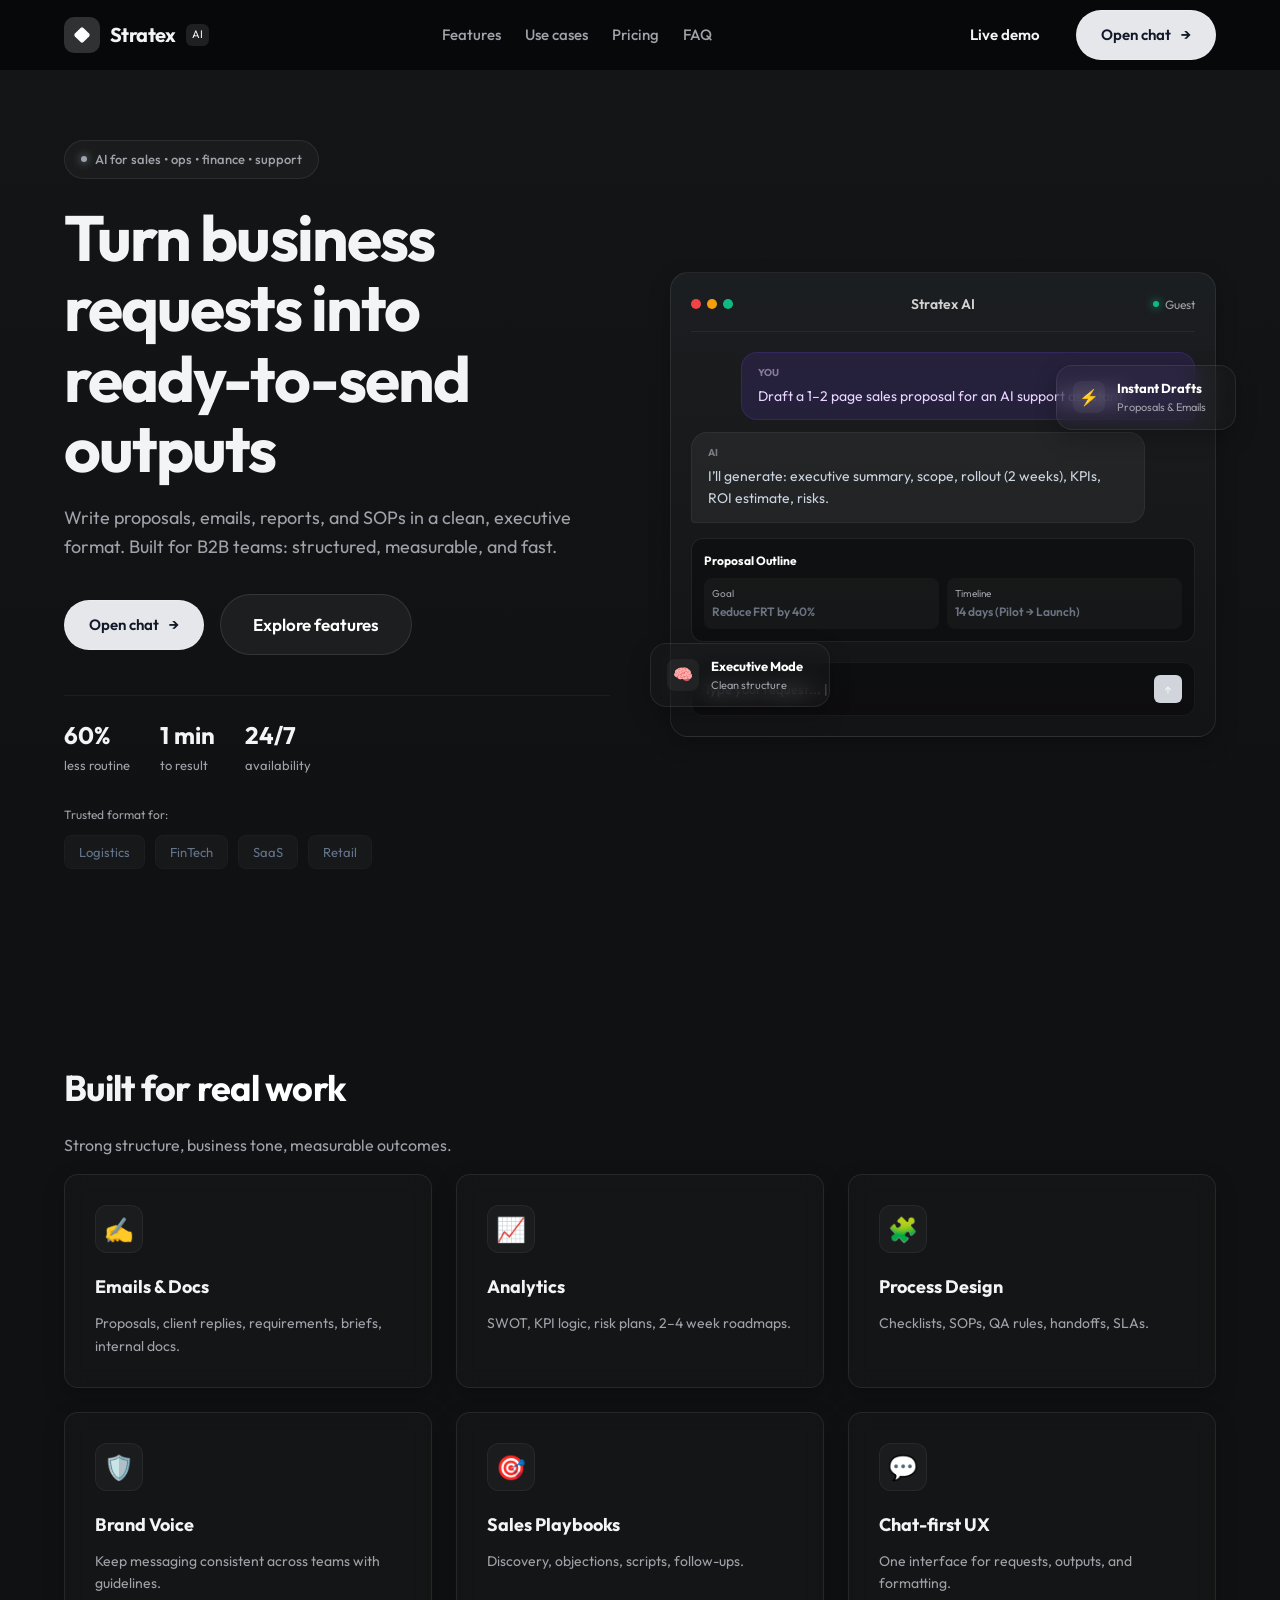
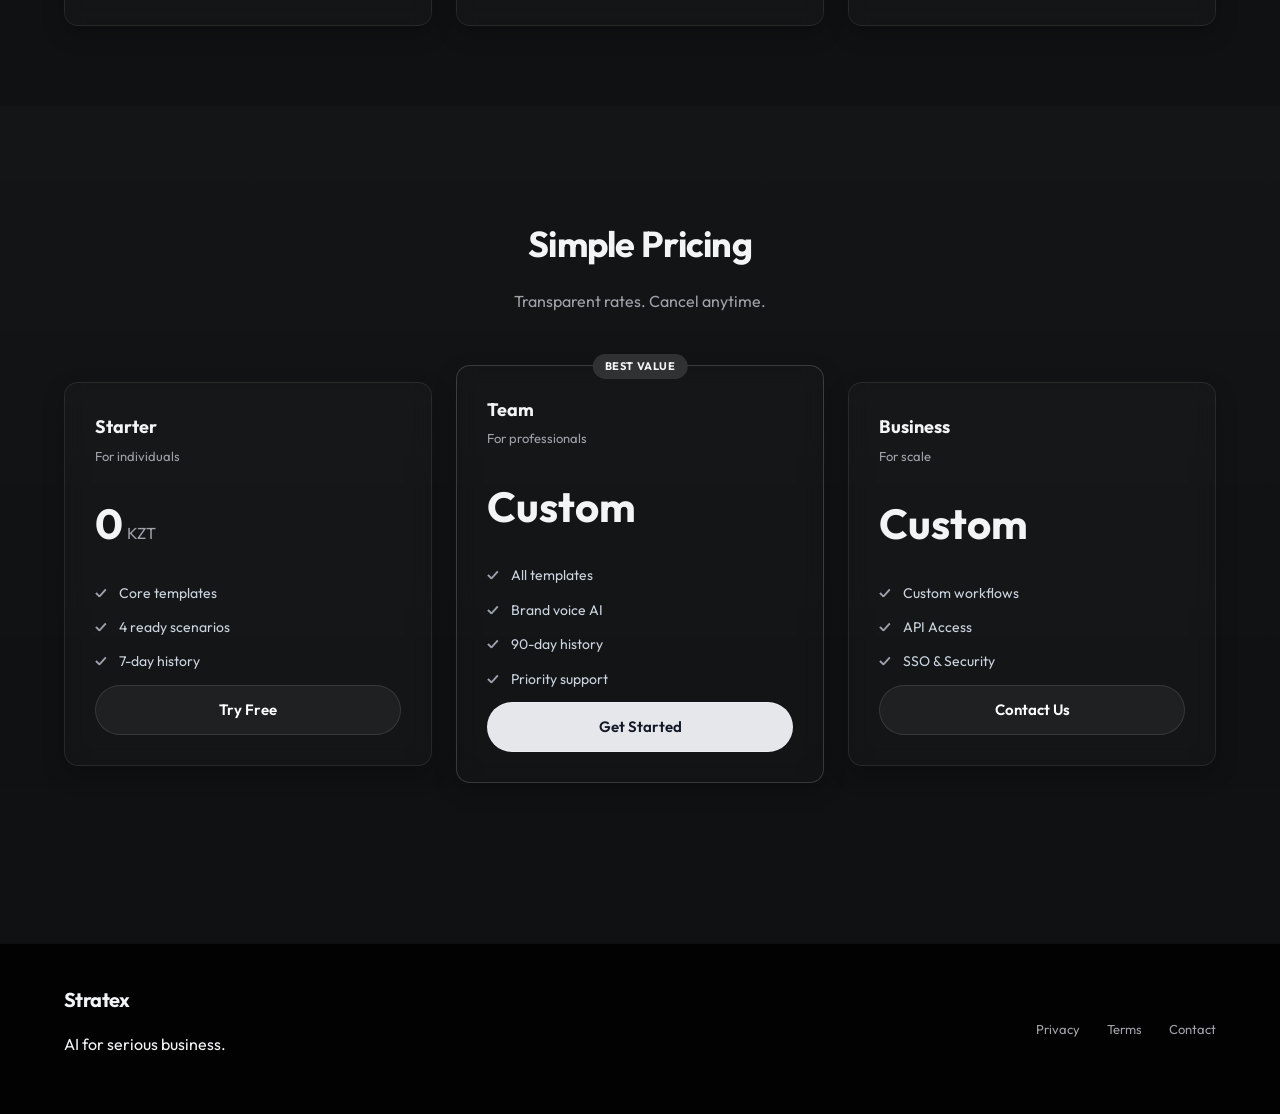
<file: StratexAI/index.html>
<!doctype html>
<html lang="en">
  <head>
    <meta charset="UTF-8" />
    <meta name="viewport" content="width=device-width,initial-scale=1" />
    <title>Stratex AI — Business AI Assistant</title>
    <link rel="preconnect" href="https://fonts.googleapis.com">
    <link rel="preconnect" href="https://fonts.gstatic.com" crossorigin>
    <link href="https://fonts.googleapis.com/css2?family=Outfit:wght@300;400;500;600;700;800&display=swap" rel="stylesheet">
    <link rel="stylesheet" href="styles.css" />
    <meta
      name="description"
      content="Stratex AI helps teams write proposals, emails, reports, SOPs, and streamline business workflows."
    />
  </head>

  <body>
    <div class="bg">
      <div class="aurora-blob a1"></div>
      <div class="aurora-blob a2"></div>
      <div class="aurora-blob a3"></div>
      <div class="grid-overlay"></div>
      <div class="noise-overlay"></div>
      <div class="vignette-overlay"></div>
    </div>

    <header class="nav">
      <div class="container nav__inner">
        <a class="brand" href="#">
          <div class="brand__logo">
            <div class="brand__spark"></div>
          </div>
          <span class="brand__text">Stratex</span>
          <span class="brand__badge">AI</span>
        </a>

        <nav class="nav__links">
          <a href="#features">Features</a>
          <a href="#usecases">Use cases</a>
          <a href="#pricing">Pricing</a>
          <a href="#faq">FAQ</a>
        </nav>

        <div class="nav__actions">
          <a class="btn btn--ghost" href="#pricing">Live demo</a>
          <a class="btn btn--primary" href="chat.html">
            Open chat <span class="btn__icon">→</span>
          </a>
        </div>
        
        <button id="burger" class="nav__burger" aria-label="Menu">
          <span></span><span></span>
        </button>
      </div>
    </header>

    <main>
      <section class="hero fade-in-up">
        <div class="container hero__grid">
          <div class="hero__content">
            <div class="pill pill--glow">
              <span class="dot-pulse"></span>
              <span>AI for sales • ops • finance • support</span>
            </div>

            <h1 class="hero__title">
              Turn business requests into
              <span class="text-gradient">ready-to-send outputs</span>
            </h1>

            <p class="lead">
              Write proposals, emails, reports, and SOPs in a clean, executive format.
              Built for B2B teams: structured, measurable, and fast.
            </p>

            <div class="hero__cta">
              <div class="chat-split" id="chatSplit">
  <a class="btn btn--primary chat-split__main" href="chat.html">
    Open chat <span class="btn__icon">→</span>
  </a>

  <div class="chat-menu glass-panel" id="chatMenu" aria-hidden="true">
    <a class="chat-menu__item" href="chat.html">
      <span class="chat-menu__title">Web AI chat</span>
      <span class="chat-menu__desc">Full workspace & history</span>
    </a>

    <div class="chat-menu__divider"></div>

    <a class="chat-menu__item" href="https://t.me/YOUR_BOT_USERNAME" target="_blank" rel="noopener">
      <span class="chat-menu__title">Telegram bot</span>
      <span class="chat-menu__desc">Fast access on the go</span>
    </a>
  </div>
</div>
              <a class="btn btn--glass btn--xl" href="#features">Explore features</a>
            </div>

            <div class="hero__meta">
              <div class="stat">
                <div class="stat__num text-gradient">60%</div>
                <div class="stat__label">less routine</div>
              </div>
              <div class="stat">
                <div class="stat__num text-gradient">1 min</div>
                <div class="stat__label">to result</div>
              </div>
              <div class="stat">
                <div class="stat__num text-gradient">24/7</div>
                <div class="stat__label">availability</div>
              </div>
            </div>

            <div class="logos-wrapper">
              <span class="logos__label">Trusted format for:</span>
              <div class="logos__row">
                <span class="logo-pill">Logistics</span>
                <span class="logo-pill">FinTech</span>
                <span class="logo-pill">SaaS</span>
                <span class="logo-pill">Retail</span>
              </div>
            </div>
          </div>

          <div class="hero__panel">
            <div class="device-card glass-panel tilt-effect">
              <div class="device__header">
                <div class="dots">
                  <span></span><span></span><span></span>
                </div>
                <div class="device__title">Stratex AI</div>
                <div class="status-badge"><span class="status-dot"></span> Online</div>
              </div>

              <div class="device__body">
                <div class="msg-bubble user">
                  <div class="bubble-tag">You</div>
                  Draft a 1–2 page sales proposal for an AI support assistant.
                </div>
                <div class="msg-bubble ai">
                  <div class="bubble-tag">AI</div>
                  I’ll generate: executive summary, scope, rollout (2 weeks), KPIs, ROI estimate, risks.
                </div>

                <div class="doc-preview">
                  <div class="doc__h">Proposal Outline</div>
                  <div class="doc__grid">
                    <div class="doc__item">
                      <div class="lbl">Goal</div>
                      <div class="val">Reduce FRT by 40%</div>
                    </div>
                    <div class="doc__item">
                      <div class="lbl">Timeline</div>
                      <div class="val">14 days (Pilot → Launch)</div>
                    </div>
                  </div>
                </div>
              </div>

              <div class="device__input-area">
                <div class="fake-input">Type your request... <span class="cursor">|</span></div>
                <div class="send-btn-fake">↑</div>
              </div>
            </div>

            <div class="floater f1 glass-panel">
              <div class="floater__icon">⚡</div>
              <div>
                <div class="floater__t">Instant Drafts</div>
                <div class="floater__d">Proposals & Emails</div>
              </div>
            </div>
            <div class="floater f2 glass-panel">
              <div class="floater__icon">🧠</div>
              <div>
                <div class="floater__t">Executive Mode</div>
                <div class="floater__d">Clean structure</div>
              </div>
            </div>
          </div>
        </div>
      </section>

      <section id="features" class="section">
        <div class="container">
          <div class="section__head">
            <h2 class="section-title">Built for <span class="text-white">real work</span></h2>
            <p class="section-sub">Strong structure, business tone, measurable outcomes.</p>
          </div>

          <div class="grid-3">
            <article class="feature-card glass-panel">
              <div class="icon-box">✍️</div>
              <h3>Emails & Docs</h3>
              <p>Proposals, client replies, requirements, briefs, internal docs.</p>
            </article>

            <article class="feature-card glass-panel">
              <div class="icon-box">📈</div>
              <h3>Analytics</h3>
              <p>SWOT, KPI logic, risk plans, 2–4 week roadmaps.</p>
            </article>

            <article class="feature-card glass-panel">
              <div class="icon-box">🧩</div>
              <h3>Process Design</h3>
              <p>Checklists, SOPs, QA rules, handoffs, SLAs.</p>
            </article>

            <article class="feature-card glass-panel">
              <div class="icon-box">🛡️</div>
              <h3>Brand Voice</h3>
              <p>Keep messaging consistent across teams with guidelines.</p>
            </article>

            <article class="feature-card glass-panel">
              <div class="icon-box">🎯</div>
              <h3>Sales Playbooks</h3>
              <p>Discovery, objections, scripts, follow-ups.</p>
            </article>

            <article class="feature-card glass-panel">
              <div class="icon-box">💬</div>
              <h3>Chat-first UX</h3>
              <p>One interface for requests, outputs, and formatting.</p>
            </article>
          </div>
        </div>
      </section>

      <section id="pricing" class="section section--darker">
        <div class="container">
          <div class="section__head center">
            <h2 class="section-title">Simple Pricing</h2>
            <p class="section-sub">Transparent rates. Cancel anytime.</p>
          </div>

          <div class="pricing-grid">
            <div class="price-card glass-panel">
              <div class="price-header">
                <h3>Starter</h3>
                <p>For individuals</p>
              </div>
              <div class="price-val">0 <small>KZT</small></div>
              <ul class="check-list">
                <li>Core templates</li>
                <li>4 ready scenarios</li>
                <li>7-day history</li>
              </ul>
              <a href="chat.html" class="btn btn--glass btn--block">Try Free</a>
            </div>

            <div class="price-card glass-panel popular">
              <div class="popular-tag">Best Value</div>
              <div class="price-header">
                <h3>Team</h3>
                <p>For professionals</p>
              </div>
              <div class="price-val">Custom</div>
              <ul class="check-list">
                <li>All templates</li>
                <li>Brand voice AI</li>
                <li>90-day history</li>
                <li>Priority support</li>
              </ul>
              <a href="chat.html" class="btn btn--primary btn--block btn--glowy">Get Started</a>
            </div>

            <div class="price-card glass-panel">
              <div class="price-header">
                <h3>Business</h3>
                <p>For scale</p>
              </div>
              <div class="price-val">Custom</div>
              <ul class="check-list">
                <li>Custom workflows</li>
                <li>API Access</li>
                <li>SSO & Security</li>
              </ul>
              <a href="#faq" class="btn btn--glass btn--block">Contact Us</a>
            </div>
          </div>
        </div>
      </section>
      
      <footer class="footer">
        <div class="container footer__inner">
            <div class="footer__brand">
                <span class="brand__text">Stratex</span>
                <p class="muted">AI for serious business.</p>
            </div>
            <div class="footer__links">
                <a href="#">Privacy</a>
                <a href="#">Terms</a>
                <a href="#">Contact</a>
            </div>
        </div>
      </footer>

    </main>
    <script src="script.js" defer></script>
  </body>
</html>
</file>
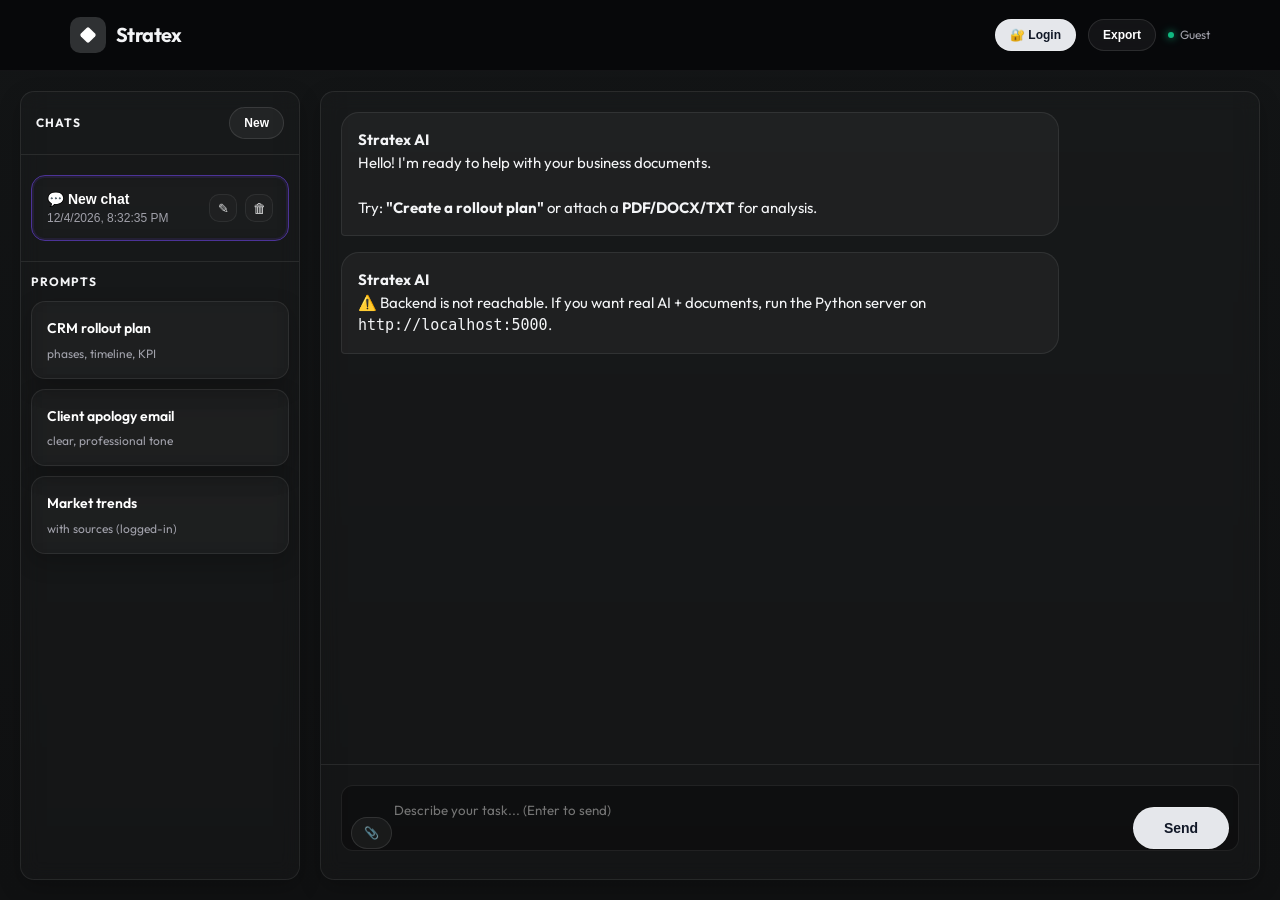
<file: StratexAI/chat.html>
<!doctype html>
<html lang="en">
  <head>
    <meta charset="UTF-8" />
    <meta name="viewport" content="width=device-width,initial-scale=1" />
    <title>Stratex AI — Chat</title>

    <link rel="preconnect" href="https://fonts.googleapis.com">
    <link href="https://fonts.googleapis.com/css2?family=Outfit:wght@300;400;500;600;700&display=swap" rel="stylesheet">
    <link rel="stylesheet" href="styles.css" />

    <style>
      body {
        height: 100vh;
        display: flex;
        flex-direction: column;
        overflow: hidden;
      }
      .chat-layout {
        flex: 1;
        display: grid;
        grid-template-columns: 280px 1fr;
        gap: 20px;
        padding: 20px;
        height: calc(100vh - 70px);
        max-width: 1600px;
        margin: 0 auto;
        width: 100%;
      }
      .sidebar { display: flex; flex-direction: column; gap: 10px; overflow: hidden; }
      .chat-main { display: flex; flex-direction: column; overflow: hidden; }
      .messages { flex: 1; overflow-y: auto; padding: 20px; display: flex; flex-direction: column; gap: 16px; scrollbar-width: thin; }

      .composer { padding: 20px; border-top: 1px solid var(--glass-border); }
      .chat-bubble {
        max-width: 80%;
        padding: 16px;
        border-radius: 18px;
        font-size: 15px;
        line-height: 1.5;
        animation: popIn 0.3s cubic-bezier(0.175, 0.885, 0.32, 1.275);
      }
      .chat-bubble.ai {
        background: rgba(255,255,255,0.04);
        border: 1px solid var(--glass-border);
        border-bottom-left-radius: 4px;
      }
      .chat-bubble.user {
        background: #e5e7eb;
        color: #111827;
        border: 1px solid rgba(255, 255, 255, 0.2);
        margin-left: auto;
        border-bottom-right-radius: 4px;
      }

      .input-box {
        width: 100%;
        background: rgba(0,0,0,0.3);
        border: 1px solid var(--glass-border);
        border-radius: 12px;
        padding: 16px;
        padding-left: 52px;
        color: white;
        font-family: inherit;
        resize: none;
        transition: 0.3s;
      }
      .input-box:focus { border-color: var(--primary); box-shadow: 0 0 0 2px rgba(111,71,235,0.2); }

      .send-btn{
        position: absolute;
        right: 10px;
        bottom: 10px;
        min-width: 96px;
        height: 42px;
        border-radius: 999px;
        padding: 0 16px;
        display: inline-flex;
        align-items: center;
        justify-content: center;
      }
      .send-btn::before{
        content: "Send";
        font-size: 14px;
        font-weight: 600;
      }

      .prompt-card { padding: 15px; text-align: left; cursor: pointer; transition: 0.2s; }
      .prompt-card:hover { background: rgba(255,255,255,0.05); border-color: var(--primary); }
      .prompt-title { font-weight: 600; color: white; font-size: 14px; }
      .prompt-desc { font-size: 12px; color: var(--text-muted); margin-top: 4px; }

      .mobile-menu-btn {
        display: none;
        width: 42px;
        height: 42px;
        border-radius: 12px;
        border: 1px solid rgba(255,255,255,0.12);
        background: rgba(255,255,255,0.06);
        align-items: center;
        justify-content: center;
        gap: 5px;
        cursor: pointer;
      }
      .mobile-menu-btn span {
        display: block;
        width: 22px;
        height: 2px;
        background: white;
        border-radius: 2px;
      }

      .btn--sm {
        padding: 8px 14px;
        font-size: 12px;
        border-radius: 999px;
      }

      .chat-nav {
        position: sticky;
      }

      .chat-nav .nav__inner {
        max-width: 100%;
        padding: 0 30px;
      }

      .chat-nav-actions {
        display:flex;
        align-items:center;
        gap:12px;
      }

      .sidebar-backdrop {
        display: none;
        position: fixed;
        top: 70px;
        left: 0;
        right: 0;
        bottom: 0;
        background: rgba(0, 0, 0, 0.5);
        z-index: 1500;
      }

      @keyframes popIn { from { opacity: 0; transform: scale(0.9); } to { opacity: 1; transform: scale(1); } }

      @media (max-width: 800px) {
        .chat-layout { grid-template-columns: 1fr; padding: 10px; }

        .mobile-menu-btn { display: inline-flex; }

        .sidebar {
          display: flex;
          position: fixed;
          top: 70px;
          left: 0;
          width: min(86vw, 320px);
          height: calc(100vh - 70px);
          transform: translateX(-110%);
          transition: transform 0.3s ease;
          z-index: 2000;
        }

        .sidebar.is-open { transform: translateX(0); }

        .sidebar-backdrop.show { display: block; }
      }
    </style>
  </head>

  <body>
    <div class="bg">
      <div class="aurora-blob a1"></div>
      <div class="aurora-blob a3"></div>
      <div class="noise-overlay"></div>
    </div>

    <header class="nav chat-nav">
      <div class="container nav__inner">
        <a class="brand" href="index.html">
          <div class="brand__logo"><div class="brand__spark"></div></div>
          <span class="brand__text">Stratex</span>
        </a>

        <button id="mobile-menu-toggle" class="mobile-menu-btn single" aria-label="Open chats menu">
          <span></span>
        </button>

        <div class="nav__actions chat-nav-actions">
          <button id="login-btn" class="btn btn--primary btn--sm" type="button">🔐 Login</button>
          <button id="export-btn" class="btn btn--glass btn--sm" type="button">Export</button>
          <button id="logout-btn" class="btn btn--glass btn--sm" type="button" style="display:none;">🚪 Log out</button>
          <div class="status-badge"><span class="status-dot"></span> Guest</div>
        </div>
      </div>
    </header>

    <div id="sidebar-backdrop" class="sidebar-backdrop" aria-hidden="true"></div>

    <div class="chat-layout">
      <aside class="sidebar glass-panel">
        <div style="padding: 15px; border-bottom: 1px solid var(--glass-border); display:flex; align-items:center; justify-content:space-between; gap:10px;">
          <span class="text-muted" style="font-size: 12px; text-transform: uppercase; letter-spacing: 1px; font-weight: 700;">Chats</span>
          <button id="new-chat" class="btn btn--glass btn--sm" type="button">New</button>
        </div>

        <div id="chat-list" style="display:flex; flex-direction:column; gap:10px; padding: 10px; overflow:auto;"></div>

        <div style="padding: 10px; border-top: 1px solid var(--glass-border);">
          <div class="text-muted" style="font-size: 12px; text-transform: uppercase; letter-spacing: 1px; font-weight: 700; margin-bottom: 10px;">Prompts</div>

          <div class="glass-panel prompt-card" data-prompt="Create a rollout plan for a new CRM.">
            <div class="prompt-title">CRM rollout plan</div>
            <div class="prompt-desc">phases, timeline, KPI</div>
          </div>

          <div style="height: 10px;"></div>

          <div class="glass-panel prompt-card" data-prompt="Write a client apology email for a delayed delivery.">
            <div class="prompt-title">Client apology email</div>
            <div class="prompt-desc">clear, professional tone</div>
          </div>

          <div style="height: 10px;"></div>

          <div class="glass-panel prompt-card" data-prompt="Analyze current market trends for my niche and suggest opportunities.">
            <div class="prompt-title">Market trends</div>
            <div class="prompt-desc">with sources (logged-in)</div>
          </div>
        </div>
      </aside>

      <main class="chat-main glass-panel">
        <div class="messages" id="chat-container"></div>

        <div class="composer">
          <form action="#" style="position: relative;">
            <textarea class="input-box" rows="2" placeholder="Describe your task... (Enter to send)"></textarea>

            <button type="button" class="btn btn--primary send-btn" aria-label="Send"></button>

            <input id="file-input" type="file" hidden multiple accept=".pdf,.docx,.txt,.png,.jpg,.jpeg,.webp" />
            <button id="attach-btn" type="button" class="btn btn--glass" style="position:absolute; left:10px; bottom:10px; padding:8px 12px; font-size:12px;">📎</button>
          </form>
        </div>
      </main>
    </div>

    <script src="script.js" defer></script>
  </body>
</html>
</file>
<file: StratexAI/styles.css>
:root {
  --bg-dark: #101112;
  --bg-panel: #161819;

  --primary: #d1d5db;
  --primary-glow: #9ca3af;
  --secondary: #6b7280;
  --accent-hot: #6b7280;

  --text-main: #f3f4f6;
  --text-muted: #a1a1aa;

  --glass-bg: rgba(255, 255, 255, 0.02);
  --glass-border: rgba(255, 255, 255, 0.08);
  --glass-highlight: rgba(255, 255, 255, 0.06);
  --blur-amt: 10px;

  --radius-sm: 12px;
  --radius-md: 20px;
  --radius-lg: 32px;
  --container-w: 1200px;

  --font-main: "Outfit", sans-serif;
}

* {
  box-sizing: border-box;
  outline: none;
}

body {
  margin: 0;
  font-family: var(--font-main);
  background-color: var(--bg-dark);
  color: var(--text-main);
  overflow-x: hidden;
  line-height: 1.6;
  -webkit-font-smoothing: antialiased;
}

.bg {
  position: fixed;
  inset: 0;
  z-index: -1;
  pointer-events: none;
  background: linear-gradient(180deg, #131516 0%, #101112 100%);
}

.aurora-blob {
  display: none;
}
.a1 {
  width: 700px;
  height: 700px;
  background: var(--primary);
  top: -200px;
  left: -10%;
  animation-delay: 0s;
}
.a2 {
  width: 600px;
  height: 600px;
  background: var(--secondary);
  top: -100px;
  right: -10%;
  animation-delay: -5s;
}
.a3 {
  width: 400px;
  height: 400px;
  background: var(--accent-hot);
  bottom: 10%;
  left: 30%;
  opacity: 0.2;
  animation-delay: -10s;
}

.noise-overlay {
  display: none;
}

.grid-overlay {
  display: none;
}

@keyframes float {
  0% {
    transform: translate(0, 0) scale(1);
  }
  100% {
    transform: translate(30px, 50px) scale(1.1);
  }
}

.container {
  width: min(100%, var(--container-w));
  margin: 0 auto;
  padding: 0 24px;
}

a {
  text-decoration: none;
  color: inherit;
  transition: 0.3s;
}
ul {
  list-style: none;
  padding: 0;
  margin: 0;
}

.text-gradient {
  color: var(--text-main);
  display: inline-block;
}

.glass-panel {
  background: var(--glass-bg);
  backdrop-filter: blur(var(--blur-amt));
  -webkit-backdrop-filter: blur(var(--blur-amt));
  border: 1px solid var(--glass-border);
  box-shadow: 0 8px 22px rgba(0, 0, 0, 0.22);
  border-radius: 14px;
  transition: border-color 0.25s ease, box-shadow 0.25s ease;
}

.glass-panel:hover {
  border-color: rgba(255, 255, 255, 0.14);
  box-shadow: 0 10px 24px rgba(0, 0, 0, 0.28);
}

.btn {
  display: inline-flex;
  align-items: center;
  gap: 10px;
  padding: 12px 24px;
  border-radius: 100px;
  font-weight: 600;
  font-size: 15px;
  cursor: pointer;
  transition: all 0.3s cubic-bezier(0.25, 0.8, 0.25, 1);
  position: relative;
  overflow: hidden;
}

.btn--primary {
  background: #e5e7eb;
  color: #111827;
  border: 1px solid rgba(255, 255, 255, 0.2);
  box-shadow: none;
}

.btn--primary:hover {
  background: #f3f4f6;
}

.btn--glowy::after {
  display: none;
}

@keyframes shine {
  0% {
    transform: rotate(45deg) translate(-100%, -100%);
  }
  20% {
    transform: rotate(45deg) translate(100%, 100%);
  }
  100% {
    transform: rotate(45deg) translate(100%, 100%);
  }
}

.btn--glass {
  background: rgba(255, 255, 255, 0.05);
  border: 1px solid rgba(255, 255, 255, 0.1);
  color: white;
}
.btn--glass:hover {
  background: rgba(255, 255, 255, 0.1);
  border-color: white;
}

.btn--xl {
  padding: 16px 32px;
  font-size: 17px;
}
.btn--block {
  width: 100%;
  justify-content: center;
}

.nav {
  position: fixed;
  top: 0;
  left: 0;
  right: 0;
  z-index: 100;
  background: rgba(3, 4, 7, 0.7);
  backdrop-filter: blur(15px);
  border-bottom: 1px solid rgba(255, 255, 255, 0.05);
}
.nav__inner {
  height: 70px;
  display: flex;
  align-items: center;
  justify-content: space-between;
}

.brand {
  display: flex;
  align-items: center;
  gap: 10px;
}
.brand__logo {
  width: 36px;
  height: 36px;
  border-radius: 10px;
  background: #2f3133;
  position: relative;
  display: grid;
  place-items: center;
  box-shadow: none;
}
.brand__spark {
  width: 12px;
  height: 12px;
  background: white;
  border-radius: 2px;
  transform: rotate(45deg);
}
.brand__text {
  font-weight: 700;
  font-size: 20px;
  letter-spacing: -0.03em;
}
.brand__badge {
  font-size: 11px;
  background: rgba(255, 255, 255, 0.1);
  padding: 2px 6px;
  border-radius: 6px;
}

.nav__links {
  display: flex;
  gap: 24px;
}
.nav__links a {
  color: var(--text-muted);
  font-size: 15px;
  font-weight: 500;
}
.nav__links a:hover {
  color: white;
}

.nav__actions {
  display: flex;
  gap: 12px;
}

.nav__burger {
  display: none;
  background: none;
  border: none;
  flex-direction: column;
  gap: 6px;
  cursor: pointer;
}
.nav__burger span {
  display: block;
  width: 24px;
  height: 2px;
  background: white;
  transition: 0.3s;
}

.hero {
  padding: 140px 0 80px;
  position: relative;
}
.hero__grid {
  display: grid;
  grid-template-columns: 1fr 1fr;
  gap: 60px;
  align-items: center;
}

.pill {
  display: inline-flex;
  align-items: center;
  gap: 8px;
  padding: 8px 16px;
  border-radius: 50px;
  background: rgba(255, 255, 255, 0.03);
  border: 1px solid rgba(255, 255, 255, 0.08);
  color: var(--text-muted);
  font-size: 13px;
  font-weight: 500;
  margin-bottom: 24px;
}
.dot-pulse {
  width: 6px;
  height: 6px;
  background: var(--primary-glow);
  border-radius: 50%;
  box-shadow: 0 0 10px var(--primary-glow);
}

.hero__title {
  font-size: clamp(40px, 5vw, 64px);
  line-height: 1.1;
  font-weight: 700;
  letter-spacing: -0.03em;
  margin: 0 0 20px;
}
.lead {
  color: var(--text-muted);
  font-size: 18px;
  max-width: 540px;
  margin-bottom: 32px;
}

.hero__cta {
  display: flex;
  gap: 16px;
  margin-bottom: 40px;
}
.hero__meta {
  display: flex;
  gap: 30px;
  padding-top: 20px;
  border-top: 1px solid rgba(255, 255, 255, 0.05);
}

.stat__num {
  font-size: 24px;
  font-weight: 700;
}
.stat__label {
  font-size: 13px;
  color: var(--text-muted);
}

.logos-wrapper {
  margin-top: 30px;
}
.logos__label {
  display: block;
  font-size: 12px;
  color: var(--text-muted);
  margin-bottom: 10px;
}
.logos__row {
  display: flex;
  gap: 10px;
  flex-wrap: wrap;
}
.logo-pill {
  padding: 6px 14px;
  font-size: 13px;
  background: rgba(255, 255, 255, 0.03);
  border-radius: 8px;
  color: #64748b;
  border: 1px solid rgba(255, 255, 255, 0.02);
}

.hero__panel {
  position: relative;
  perspective: 1000px;
}
.device-card {
  padding: 20px;
  border-radius: 18px;
  background: linear-gradient(180deg, rgba(29, 31, 33, 0.95), rgba(19, 20, 22, 0.98));
  position: relative;
  z-index: 2;
  transform-style: preserve-3d;
  transform: none;
}

.device__header {
  display: flex;
  align-items: center;
  justify-content: space-between;
  margin-bottom: 20px;
  padding-bottom: 15px;
  border-bottom: 1px solid rgba(255, 255, 255, 0.05);
}
.dots {
  display: flex;
  gap: 6px;
}
.dots span {
  width: 10px;
  height: 10px;
  border-radius: 50%;
  background: rgba(255, 255, 255, 0.1);
}
.dots span:nth-child(1) {
  background: #ef4444;
}
.dots span:nth-child(2) {
  background: #f59e0b;
}
.dots span:nth-child(3) {
  background: #10b981;
}

.device__title {
  font-size: 14px;
  font-weight: 600;
  color: #fff;
  opacity: 0.8;
}
.status-badge {
  font-size: 12px;
  color: var(--text-muted);
  display: flex;
  align-items: center;
  gap: 6px;
}
.status-dot {
  width: 6px;
  height: 6px;
  background: #10b981;
  border-radius: 50%;
  box-shadow: 0 0 8px #10b981;
}

.msg-bubble {
  padding: 12px 16px;
  border-radius: 16px;
  font-size: 14px;
  margin-bottom: 12px;
  max-width: 90%;
  position: relative;
}
.msg-bubble.user {
  background: rgba(111, 71, 235, 0.15);
  border: 1px solid rgba(111, 71, 235, 0.2);
  margin-left: auto;
  color: #e9d5ff;
  border-bottom-right-radius: 4px;
}
.msg-bubble.ai {
  background: rgba(255, 255, 255, 0.05);
  border: 1px solid rgba(255, 255, 255, 0.05);
  color: #cbd5e1;
  border-bottom-left-radius: 4px;
}
.bubble-tag {
  font-size: 10px;
  text-transform: uppercase;
  margin-bottom: 4px;
  opacity: 0.5;
  font-weight: 700;
}

.doc-preview {
  background: rgba(0, 0, 0, 0.3);
  border: 1px solid rgba(255, 255, 255, 0.08);
  border-radius: 12px;
  padding: 12px;
  margin-top: 15px;
}
.doc__h {
  font-size: 12px;
  font-weight: 700;
  color: white;
  margin-bottom: 8px;
}
.doc__grid {
  display: grid;
  grid-template-columns: 1fr 1fr;
  gap: 8px;
}
.doc__item {
  background: rgba(255, 255, 255, 0.03);
  padding: 8px;
  border-radius: 8px;
}
.lbl {
  font-size: 10px;
  color: var(--text-muted);
}
.val {
  font-size: 12px;
  color: var(--secondary);
  font-weight: 600;
}

.device__input-area {
  margin-top: 20px;
  background: rgba(0, 0, 0, 0.3);
  border-radius: 12px;
  padding: 12px;
  display: flex;
  justify-content: space-between;
  align-items: center;
  border: 1px solid rgba(255, 255, 255, 0.05);
}
.fake-input {
  font-size: 13px;
  color: var(--text-muted);
}
.cursor {
  animation: blink 1s infinite;
}
.send-btn-fake {
  width: 28px;
  height: 28px;
  background: var(--primary);
  border-radius: 6px;
  display: grid;
  place-items: center;
  font-size: 12px;
}

@keyframes blink {
  50% {
    opacity: 0;
  }
}

.floater {
  position: absolute;
  display: flex;
  align-items: center;
  gap: 12px;
  padding: 12px 16px;
  border-radius: 16px;
  min-width: 180px;
  z-index: 5;
  animation: none;
}
.f1 {
  top: 20%;
  right: -20px;
  animation-delay: 1s;
}
.f2 {
  bottom: 30px;
  left: -20px;
  animation-delay: 2s;
}
.floater__icon {
  width: 32px;
  height: 32px;
  background: rgba(255, 255, 255, 0.05);
  border-radius: 8px;
  display: grid;
  place-items: center;
  font-size: 16px;
}
.floater__t {
  font-size: 13px;
  font-weight: 700;
  color: white;
}
.floater__d {
  font-size: 11px;
  color: var(--text-muted);
}

.section {
  padding: 80px 0;
}
.section--darker {
  background: linear-gradient(180deg, rgba(255, 255, 255, 0.02), transparent);
}
.section-title {
  font-size: 36px;
  margin-bottom: 10px;
  letter-spacing: -0.02em;
}
.section-title .text-white {
  color: white;
}
.section-sub {
  color: var(--text-muted);
  font-size: 16px;
}
.center {
  text-align: center;
  margin-bottom: 50px;
}

.grid-3 {
  display: grid;
  grid-template-columns: repeat(auto-fit, minmax(300px, 1fr));
  gap: 24px;
}
.feature-card {
  padding: 30px;
  display: flex;
  flex-direction: column;
  align-items: flex-start;
}
.icon-box {
  width: 48px;
  height: 48px;
  background: rgba(255, 255, 255, 0.03);
  border: 1px solid rgba(255, 255, 255, 0.05);
  border-radius: 12px;
  display: grid;
  place-items: center;
  font-size: 24px;
  margin-bottom: 20px;
}
.feature-card h3 {
  margin: 0 0 10px;
  font-size: 18px;
}
.feature-card p {
  color: var(--text-muted);
  font-size: 14px;
  margin: 0;
  line-height: 1.6;
}

.pricing-grid {
  display: grid;
  grid-template-columns: repeat(auto-fit, minmax(300px, 1fr));
  gap: 24px;
  align-items: center;
}
.price-card {
  padding: 30px;
  position: relative;
}
.price-card.popular {
  border-color: rgba(255, 255, 255, 0.16);
  background: rgba(255, 255, 255, 0.015);
}
.popular-tag {
  position: absolute;
  top: -12px;
  left: 50%;
  transform: translateX(-50%);
  background: #2f3133;
  padding: 4px 12px;
  border-radius: 20px;
  font-size: 11px;
  font-weight: 700;
  text-transform: uppercase;
  letter-spacing: 0.05em;
  box-shadow: none;
}

.price-header h3 {
  margin: 0;
  font-size: 18px;
}
.price-header p {
  margin: 4px 0 0;
  color: var(--text-muted);
  font-size: 13px;
}
.price-val {
  font-size: 42px;
  font-weight: 700;
  margin: 24px 0;
  display: flex;
  align-items: baseline;
  gap: 4px;
}
.price-val small {
  font-size: 16px;
  color: var(--text-muted);
  font-weight: 400;
}
.check-list li {
  padding-left: 24px;
  position: relative;
  color: #cbd5e1;
  margin-bottom: 12px;
  font-size: 14px;
}
.check-list li::before {
  content: "✓";
  position: absolute;
  left: 0;
  color: #9ca3af;
  font-weight: bold;
}

.footer {
  border-top: 1px solid rgba(255, 255, 255, 0.05);
  padding: 40px 0;
  margin-top: 80px;
  background: #020203;
}
.footer__inner {
  display: flex;
  justify-content: space-between;
  align-items: center;
}
.footer__links a {
  margin-left: 24px;
  font-size: 13px;
  color: var(--text-muted);
}

/* ===== chat split ===== */
.fade-in-up {
  animation: fadeInUp 0.8s ease-out forwards;
  opacity: 0;
  transform: translateY(20px);
}
@keyframes fadeInUp {
  to {
    opacity: 1;
    transform: translateY(0);
  }
}

.chat-split {
  position: relative;
  display: inline-flex;
  align-items: center;
  gap: 8px;
}

.chat-split__main {
  border-radius: 100px;
}

.chat-split__toggle {
  width: 42px;
  padding: 12px 0;
  justify-content: center;
  border-radius: 100px;
}

.chat-menu {
  position: absolute;
  top: calc(100% + 10px);
  right: 0;
  width: 260px;
  padding: 12px;

  background: rgba(24, 26, 27, 0.98);
  backdrop-filter: blur(8px);
  -webkit-backdrop-filter: blur(8px);

  border-radius: 12px;
  border: 1px solid rgba(255, 255, 255, 0.08);
  box-shadow: 0 10px 24px rgba(0, 0, 0, 0.3);

  display: none;
  z-index: 999;
}

.chat-menu.open {
  display: block;
}

.chat-menu__item {
  background: rgba(255, 255, 255, 0.03);
  border: 1px solid rgba(255, 255, 255, 0.06);
}

.chat-menu__item:hover {
  background: rgba(255, 255, 255, 0.08);
  border-color: rgba(255, 255, 255, 0.15);
}

.chat-menu__divider {
  height: 1px;
  background: rgba(255, 255, 255, 0.12);
  margin: 10px 6px;
}

@media (max-width: 900px) {

  .nav__actions {
    display: none;
  }

  .nav__burger {
    display: flex;
    z-index: 1001;
  }

  .nav__links {
    display: flex;
    position: fixed;
    top: 70px;
    left: 0;
    right: 0;
    height: calc(100vh - 70px);
    background: #0b1220;
    padding: 32px 24px 48px;

    flex-direction: column;
    justify-content: flex-start;
    align-items: center;
    gap: 24px;

    transform: translateY(-120%);
    transition: transform 0.3s ease, opacity 0.3s ease, visibility 0.3s ease;
    pointer-events: none;
    opacity: 0;
    visibility: hidden;
    overflow-y: auto;
    z-index: 1000;
  }

  .nav__links.is-open {
    transform: translateY(0);
    pointer-events: auto;
    opacity: 1;
    visibility: visible;
  }
}
</file>
